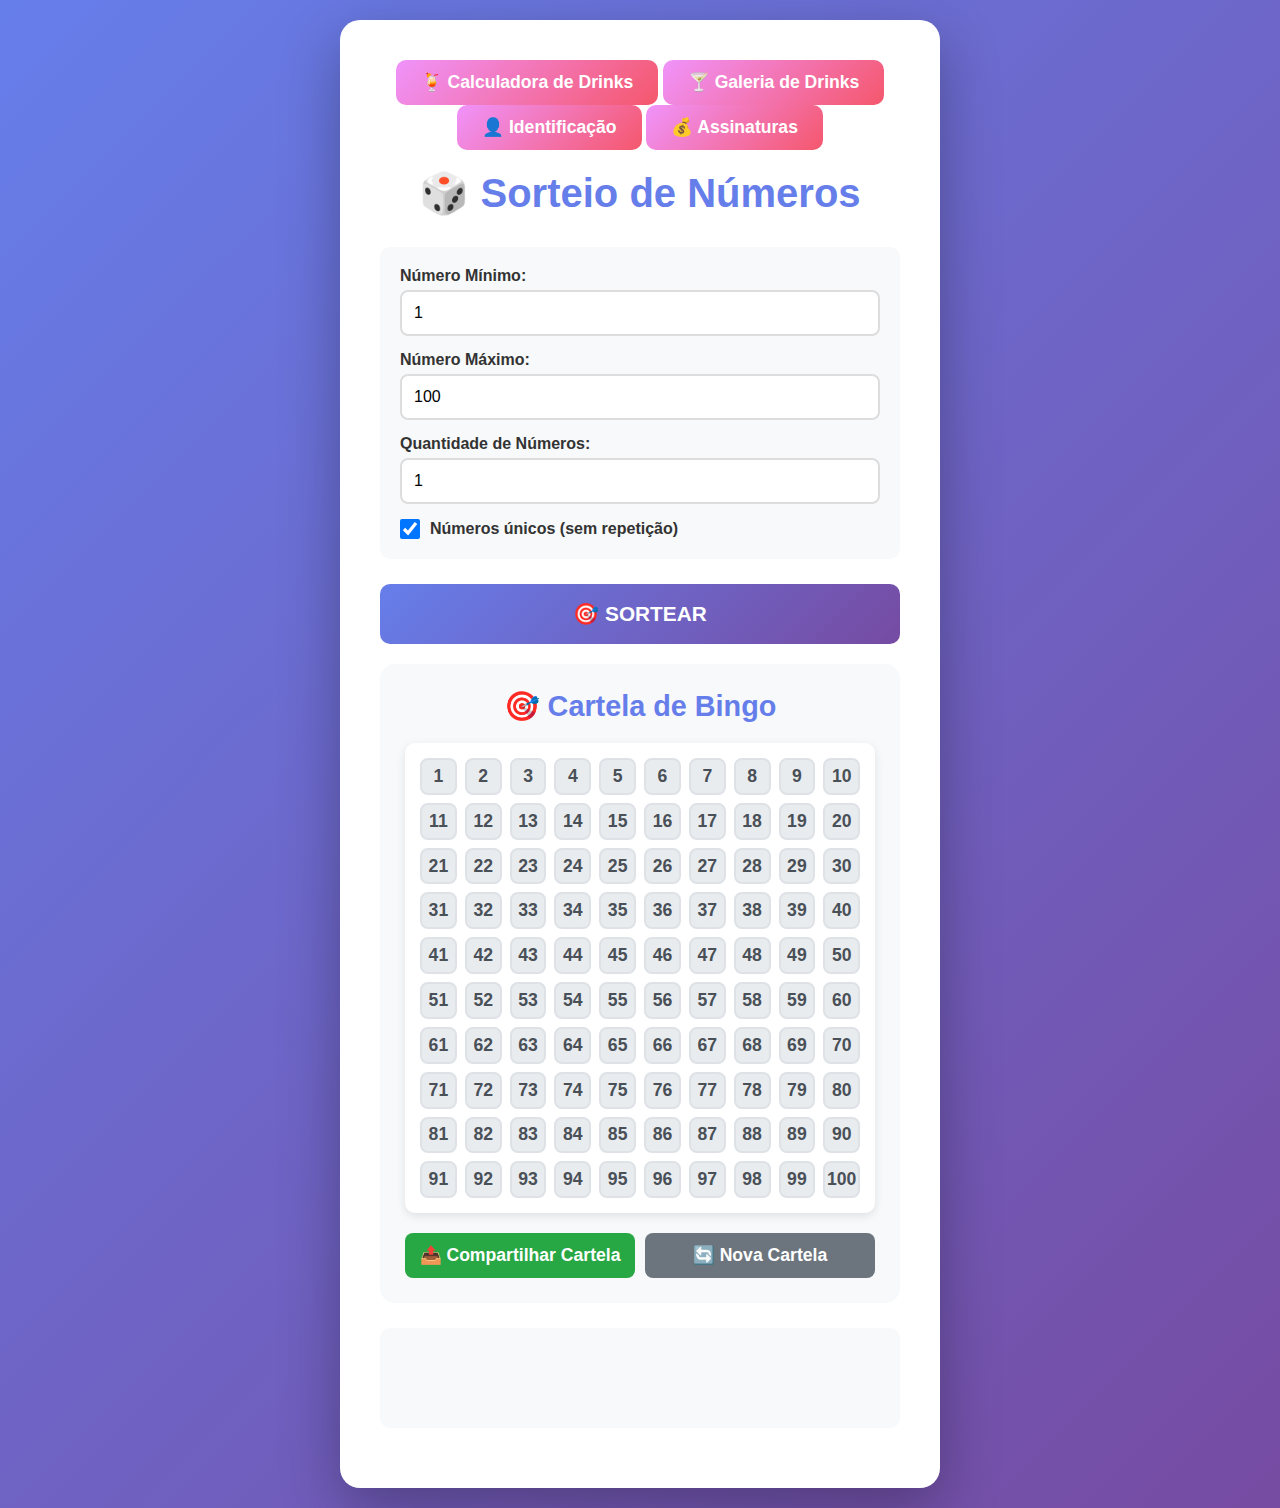
<file: index.html>
<!DOCTYPE html>
<html lang="pt-BR">
<head>
    <meta charset="UTF-8">
    <meta name="viewport" content="width=device-width, initial-scale=1.0">
    <title>Sorteio de Números</title>
    <link rel="stylesheet" href="style.css">
</head>
<body>
    <div class="container">
        <div class="nav-buttons">
            <a href="calculadora.html" class="btn-nav">🍹 Calculadora de Drinks</a>
            <a href="drinks.html" class="btn-nav">🍸 Galeria de Drinks</a>
            <a href="identificacao.html" class="btn-nav">👤 Identificação</a>
            <a href="assinaturas.html" class="btn-nav">💰 Assinaturas</a>
        </div>
        
        <h1>🎲 Sorteio de Números</h1>
        
        <div class="config-section">
            <div class="input-group">
                <label for="minNumber">Número Mínimo:</label>
                <input type="number" id="minNumber" value="1" min="0">
            </div>
            
            <div class="input-group">
                <label for="maxNumber">Número Máximo:</label>
                <input type="number" id="maxNumber" value="100" min="1">
            </div>
            
            <div class="input-group">
                <label for="quantity">Quantidade de Números:</label>
                <input type="number" id="quantity" value="1" min="1" max="100">
            </div>
            
            <div class="checkbox-group">
                <label>
                    <input type="checkbox" id="uniqueNumbers" checked>
                    Números únicos (sem repetição)
                </label>
            </div>
        </div>
        
        <button class="btn-sortear" onclick="sortear()">
            🎯 SORTEAR
        </button>
        
        <div class="cartela-container">
            <h2>🎯 Cartela de Bingo</h2>
            <div id="cartela" class="cartela"></div>
            <div class="btn-group">
                <button class="btn-compartilhar" onclick="compartilharCartela()">📤 Compartilhar Cartela</button>
                <button class="btn-resetar" onclick="resetarCartela()">🔄 Nova Cartela</button>
            </div>
        </div>
        
        <div id="resultado" class="resultado"></div>
        
        <div id="historico-container" class="historico-container" style="display: none;">
            <h3>Histórico de Sorteios</h3>
            <div id="historico" class="historico"></div>
            <button class="btn-limpar" onclick="limparHistorico()">Limpar Histórico</button>
        </div>
    </div>
    
    <script src="script.js"></script>
</body>
</html>
</file>
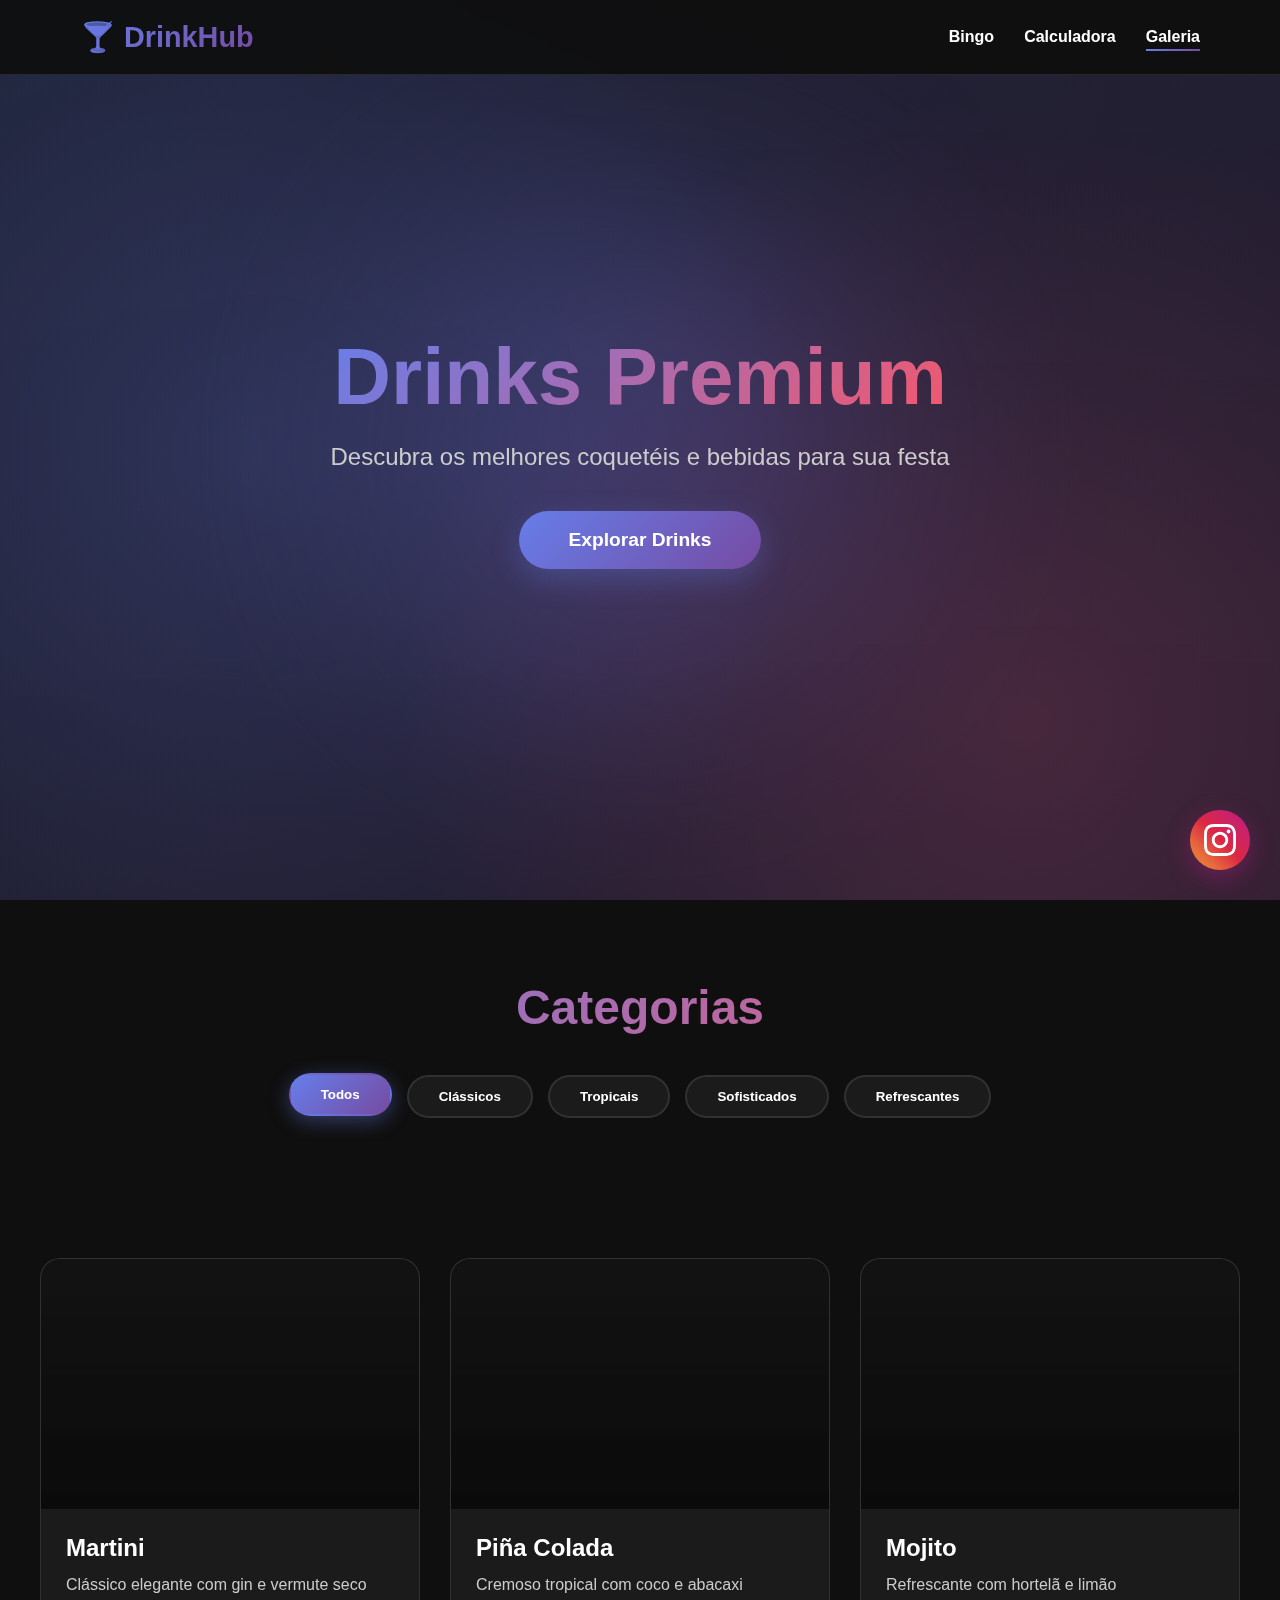
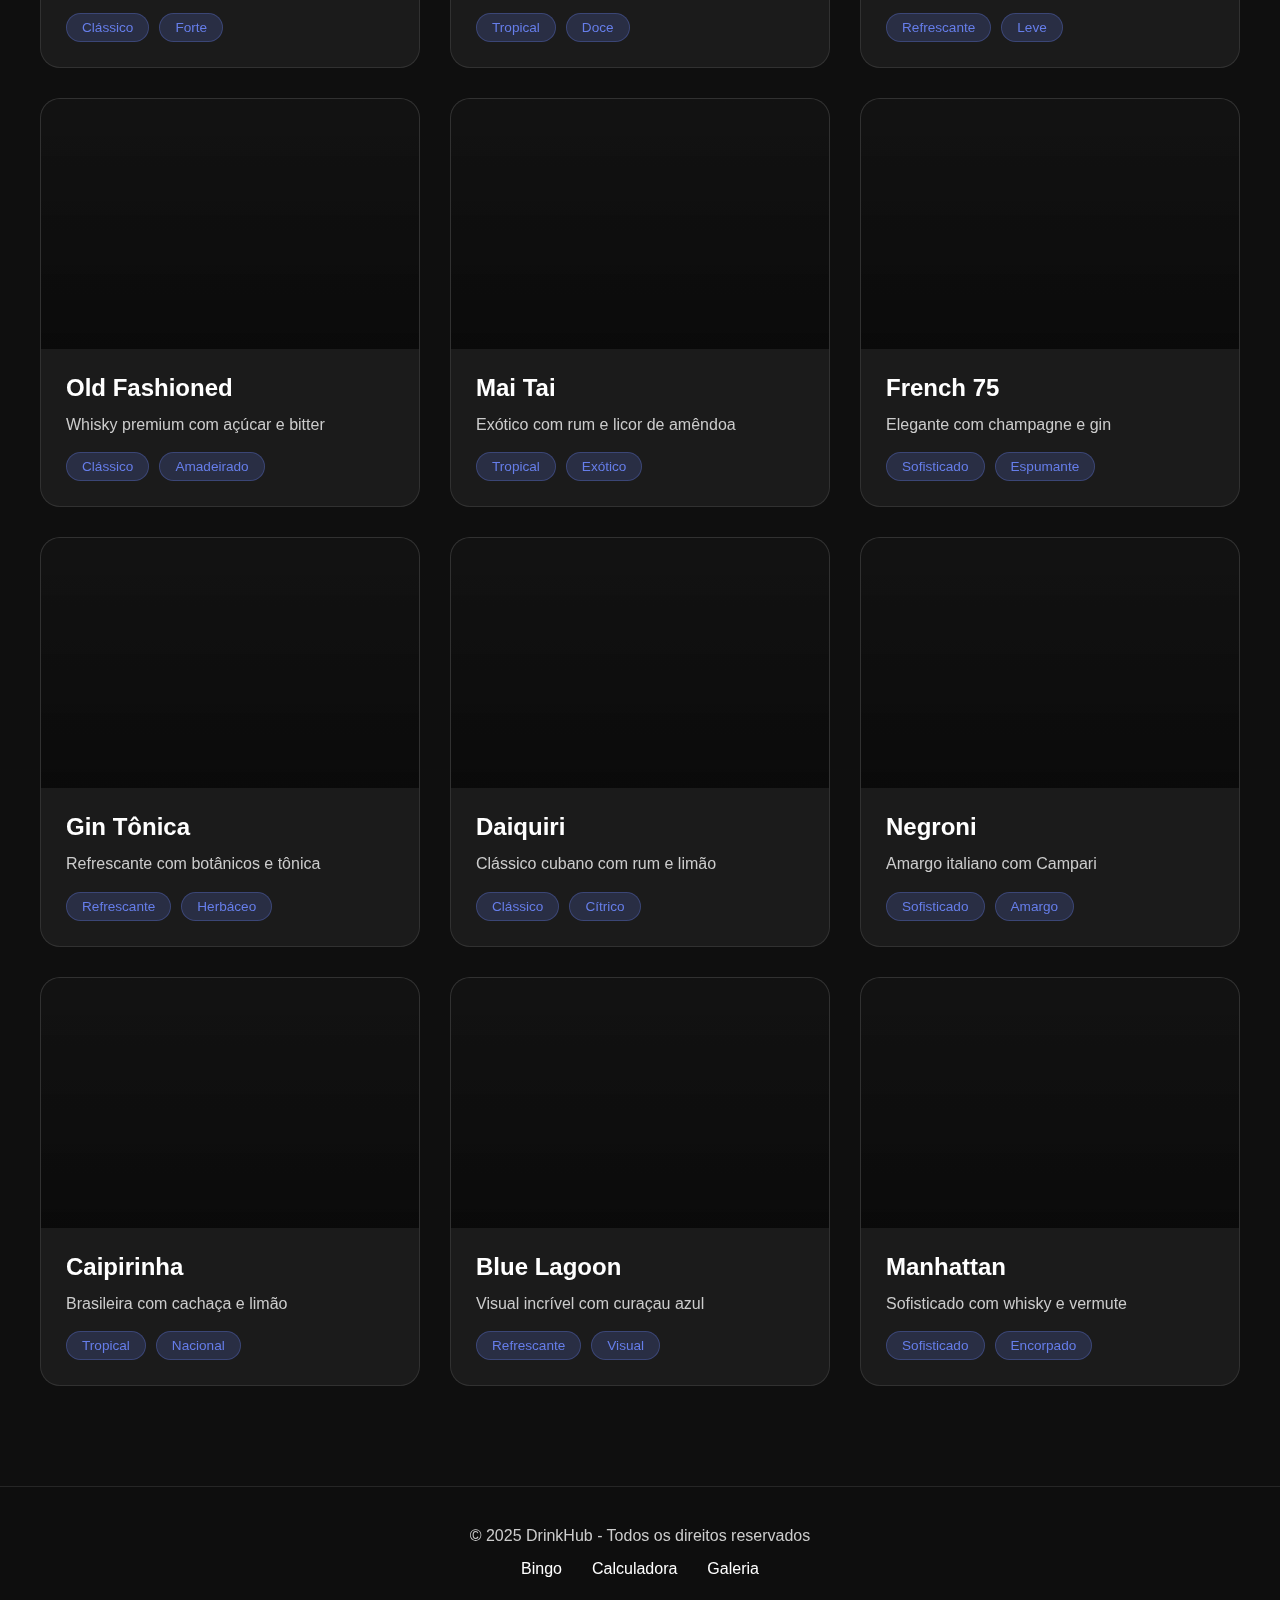
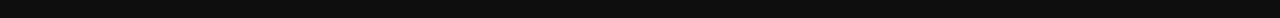
<file: drinks.html>
<!DOCTYPE html>
<html lang="pt-BR">
<head>
    <meta charset="UTF-8">
    <meta name="viewport" content="width=device-width, initial-scale=1.0">
    <title>Galeria de Drinks - Menu Premium</title>
    <link rel="stylesheet" href="drinks.css">
</head>
<body>
    <div class="background-overlay"></div>
    
    <!-- Header -->
    <header class="header">
        <nav class="navbar">
            <div class="logo">🍸 DrinkHub</div>
            <div class="nav-links">
                <a href="index.html">Bingo</a>
                <a href="calculadora.html">Calculadora</a>
                <a href="drinks.html" class="active">Galeria</a>
            </div>
        </nav>
    </header>

    <!-- Hero Section -->
    <section class="hero">
        <div class="hero-content">
            <h1 class="hero-title">Drinks Premium</h1>
            <p class="hero-subtitle">Descubra os melhores coquetéis e bebidas para sua festa</p>
            <button class="btn-cta" onclick="scrollToGallery()">Explorar Drinks</button>
        </div>
    </section>

    <!-- Categorias -->
    <section class="categories">
        <div class="container">
            <h2 class="section-title">Categorias</h2>
            <div class="category-filters">
                <button class="filter-btn active" data-category="all">Todos</button>
                <button class="filter-btn" data-category="classicos">Clássicos</button>
                <button class="filter-btn" data-category="tropicais">Tropicais</button>
                <button class="filter-btn" data-category="sofisticados">Sofisticados</button>
                <button class="filter-btn" data-category="refrescantes">Refrescantes</button>
            </div>
        </div>
    </section>

    <!-- Galeria de Drinks -->
    <section class="gallery" id="gallery">
        <div class="container">
            <div class="drinks-grid">
                <!-- Drink 1 -->
                <div class="drink-card" data-category="classicos">
                    <div class="drink-image" style="background-image: url('https://images.unsplash.com/photo-1514362545857-3bc16c4c7d1b?q=80&w=800');">
                    </div>
                    <div class="drink-info">
                        <h3 class="drink-name">Martini</h3>
                        <p class="drink-description">Clássico elegante com gin e vermute seco</p>
                        <div class="drink-tags">
                            <span class="tag">Clássico</span>
                            <span class="tag">Forte</span>
                        </div>
                    </div>
                </div>

                <!-- Drink 2 -->
                <div class="drink-card" data-category="tropicais">
                    <div class="drink-image" style="background-image: url('https://images.unsplash.com/photo-1546171753-97d7676e4602?q=80&w=800');">
                    </div>
                    <div class="drink-info">
                        <h3 class="drink-name">Piña Colada</h3>
                        <p class="drink-description">Cremoso tropical com coco e abacaxi</p>
                        <div class="drink-tags">
                            <span class="tag">Tropical</span>
                            <span class="tag">Doce</span>
                        </div>
                    </div>
                </div>

                <!-- Drink 3 -->
                <div class="drink-card" data-category="refrescantes">
                    <div class="drink-image" style="background-image: url('https://images.unsplash.com/photo-1551538827-9c037cb4f32a?q=80&w=800');">
                    </div>
                    <div class="drink-info">
                        <h3 class="drink-name">Mojito</h3>
                        <p class="drink-description">Refrescante com hortelã e limão</p>
                        <div class="drink-tags">
                            <span class="tag">Refrescante</span>
                            <span class="tag">Leve</span>
                        </div>
                    </div>
                </div>

                <!-- Drink 4 -->
                <div class="drink-card" data-category="classicos">
                    <div class="drink-image" style="background-image: url('https://images.unsplash.com/photo-1470337458703-46ad1756a187?q=80&w=800');">
                    </div>
                    <div class="drink-info">
                        <h3 class="drink-name">Old Fashioned</h3>
                        <p class="drink-description">Whisky premium com açúcar e bitter</p>
                        <div class="drink-tags">
                            <span class="tag">Clássico</span>
                            <span class="tag">Amadeirado</span>
                        </div>
                    </div>
                </div>

                <!-- Drink 5 -->
                <div class="drink-card" data-category="tropicais">
                    <div class="drink-image" style="background-image: url('https://images.unsplash.com/photo-1603569283847-aa295f0d016a?q=80&w=800');">
                    </div>
                    <div class="drink-info">
                        <h3 class="drink-name">Mai Tai</h3>
                        <p class="drink-description">Exótico com rum e licor de amêndoa</p>
                        <div class="drink-tags">
                            <span class="tag">Tropical</span>
                            <span class="tag">Exótico</span>
                        </div>
                    </div>
                </div>

                <!-- Drink 6 -->
                <div class="drink-card" data-category="sofisticados">
                    <div class="drink-image" style="background-image: url('https://images.unsplash.com/photo-1560508139-0a2e4d2f6ac5?q=80&w=800');">
                    </div>
                    <div class="drink-info">
                        <h3 class="drink-name">French 75</h3>
                        <p class="drink-description">Elegante com champagne e gin</p>
                        <div class="drink-tags">
                            <span class="tag">Sofisticado</span>
                            <span class="tag">Espumante</span>
                        </div>
                    </div>
                </div>

                <!-- Drink 7 -->
                <div class="drink-card" data-category="refrescantes">
                    <div class="drink-image" style="background-image: url('https://images.unsplash.com/photo-1527281400988-b27969eb7d27?q=80&w=800');">
                    </div>
                    <div class="drink-info">
                        <h3 class="drink-name">Gin Tônica</h3>
                        <p class="drink-description">Refrescante com botânicos e tônica</p>
                        <div class="drink-tags">
                            <span class="tag">Refrescante</span>
                            <span class="tag">Herbáceo</span>
                        </div>
                    </div>
                </div>

                <!-- Drink 8 -->
                <div class="drink-card" data-category="classicos">
                    <div class="drink-image" style="background-image: url('https://images.unsplash.com/photo-1536935338788-846bb9981813?q=80&w=800');">
                    </div>
                    <div class="drink-info">
                        <h3 class="drink-name">Daiquiri</h3>
                        <p class="drink-description">Clássico cubano com rum e limão</p>
                        <div class="drink-tags">
                            <span class="tag">Clássico</span>
                            <span class="tag">Cítrico</span>
                        </div>
                    </div>
                </div>

                <!-- Drink 9 -->
                <div class="drink-card" data-category="sofisticados">
                    <div class="drink-image" style="background-image: url('https://images.unsplash.com/photo-1609951651556-5334e2706168?q=80&w=800');">
                    </div>
                    <div class="drink-info">
                        <h3 class="drink-name">Negroni</h3>
                        <p class="drink-description">Amargo italiano com Campari</p>
                        <div class="drink-tags">
                            <span class="tag">Sofisticado</span>
                            <span class="tag">Amargo</span>
                        </div>
                    </div>
                </div>

                <!-- Drink 10 -->
                <div class="drink-card" data-category="tropicais">
                    <div class="drink-image" style="background-image: url('https://images.unsplash.com/photo-1587223075055-82e9a937ddff?q=80&w=800');">
                    </div>
                    <div class="drink-info">
                        <h3 class="drink-name">Caipirinha</h3>
                        <p class="drink-description">Brasileira com cachaça e limão</p>
                        <div class="drink-tags">
                            <span class="tag">Tropical</span>
                            <span class="tag">Nacional</span>
                        </div>
                    </div>
                </div>

                <!-- Drink 11 -->
                <div class="drink-card" data-category="refrescantes">
                    <div class="drink-image" style="background-image: url('https://images.unsplash.com/photo-1575467678930-c7acd65d6470?q=80&w=800');">
                    </div>
                    <div class="drink-info">
                        <h3 class="drink-name">Blue Lagoon</h3>
                        <p class="drink-description">Visual incrível com curaçau azul</p>
                        <div class="drink-tags">
                            <span class="tag">Refrescante</span>
                            <span class="tag">Visual</span>
                        </div>
                    </div>
                </div>

                <!-- Drink 12 -->
                <div class="drink-card" data-category="sofisticados">
                    <div class="drink-image" style="background-image: url('https://images.unsplash.com/photo-1481671703460-040cb8a2d909?q=80&w=800');">
                    </div>
                    <div class="drink-info">
                        <h3 class="drink-name">Manhattan</h3>
                        <p class="drink-description">Sofisticado com whisky e vermute</p>
                        <div class="drink-tags">
                            <span class="tag">Sofisticado</span>
                            <span class="tag">Encorpado</span>
                        </div>
                    </div>
                </div>
            </div>
        </div>
    </section>

    <!-- Footer -->
    <footer class="footer">
        <div class="container">
            <p>&copy; 2025 DrinkHub - Todos os direitos reservados</p>
            <div class="footer-links">
                <a href="index.html">Bingo</a>
                <a href="calculadora.html">Calculadora</a>
                <a href="drinks.html">Galeria</a>
            </div>
        </div>
    </footer>

    <!-- Botão Flutuante Instagram -->
    <a href="https://www.instagram.com/agzap.br/" target="_blank" class="floating-instagram" aria-label="Instagram">
        <svg xmlns="http://www.w3.org/2000/svg" viewBox="0 0 24 24" fill="currentColor">
            <path d="M12 2.163c3.204 0 3.584.012 4.85.07 3.252.148 4.771 1.691 4.919 4.919.058 1.265.069 1.645.069 4.849 0 3.205-.012 3.584-.069 4.849-.149 3.225-1.664 4.771-4.919 4.919-1.266.058-1.644.07-4.85.07-3.204 0-3.584-.012-4.849-.07-3.26-.149-4.771-1.699-4.919-4.92-.058-1.265-.07-1.644-.07-4.849 0-3.204.013-3.583.07-4.849.149-3.227 1.664-4.771 4.919-4.919 1.266-.057 1.645-.069 4.849-.069zm0-2.163c-3.259 0-3.667.014-4.947.072-4.358.2-6.78 2.618-6.98 6.98-.059 1.281-.073 1.689-.073 4.948 0 3.259.014 3.668.072 4.948.2 4.358 2.618 6.78 6.98 6.98 1.281.058 1.689.072 4.948.072 3.259 0 3.668-.014 4.948-.072 4.354-.2 6.782-2.618 6.979-6.98.059-1.28.073-1.689.073-4.948 0-3.259-.014-3.667-.072-4.947-.196-4.354-2.617-6.78-6.979-6.98-1.281-.059-1.69-.073-4.949-.073zm0 5.838c-3.403 0-6.162 2.759-6.162 6.162s2.759 6.163 6.162 6.163 6.162-2.759 6.162-6.163c0-3.403-2.759-6.162-6.162-6.162zm0 10.162c-2.209 0-4-1.79-4-4 0-2.209 1.791-4 4-4s4 1.791 4 4c0 2.21-1.791 4-4 4zm6.406-11.845c-.796 0-1.441.645-1.441 1.44s.645 1.44 1.441 1.44c.795 0 1.439-.645 1.439-1.44s-.644-1.44-1.439-1.44z"/>
        </svg>
    </a>

    <script src="drinks.js"></script>
</body>
</html>
</file>
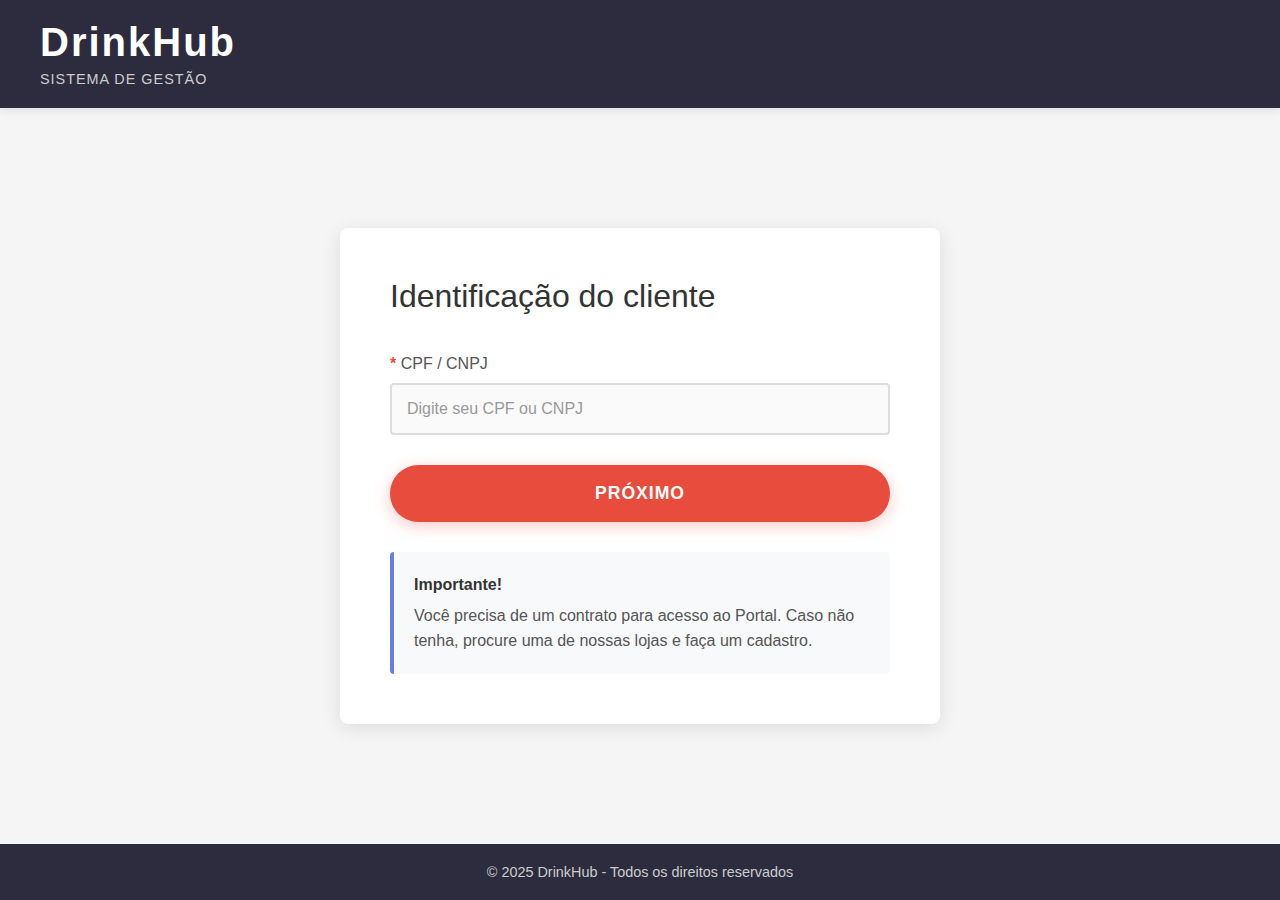
<file: identificacao.html>
<!DOCTYPE html>
<html lang="pt-BR">
<head>
    <meta charset="UTF-8">
    <meta name="viewport" content="width=device-width, initial-scale=1.0">
    <title>Identificação do Cliente</title>
    <link rel="stylesheet" href="identificacao.css">
</head>
<body>
    <div class="header">
        <div class="logo">
            <h1>DrinkHub</h1>
            <span>SISTEMA DE GESTÃO</span>
        </div>
    </div>

    <div class="container">
        <div class="content-box">
            <h2 class="page-title">Identificação do cliente</h2>

            <form id="formIdentificacao" onsubmit="return validarFormulario(event)">
                <div class="form-group">
                    <label for="cpfCnpj">
                        <span class="required">*</span> CPF / CNPJ
                    </label>
                    <input 
                        type="text" 
                        id="cpfCnpj" 
                        name="cpfCnpj" 
                        placeholder="Digite seu CPF ou CNPJ"
                        maxlength="18"
                        required
                    >
                </div>

                <button type="submit" class="btn-proximo">
                    PRÓXIMO
                </button>

                <div class="info-message">
                    <strong>Importante!</strong> Você precisa de um contrato para acesso ao Portal. 
                    Caso não tenha, procure uma de nossas lojas e faça um cadastro.
                </div>
            </form>
        </div>
    </div>

    <footer class="footer">
        <p>&copy; 2025 DrinkHub - Todos os direitos reservados</p>
    </footer>

    <script src="identificacao.js"></script>
</body>
</html>
</file>
<file: style.css>
* {
    margin: 0;
    padding: 0;
    box-sizing: border-box;
}

body {
    font-family: 'Segoe UI', Tahoma, Geneva, Verdana, sans-serif;
    background: linear-gradient(135deg, #667eea 0%, #764ba2 100%);
    min-height: 100vh;
    display: flex;
    justify-content: center;
    align-items: center;
    padding: 20px;
}

.container {
    background: white;
    border-radius: 20px;
    padding: 40px;
    box-shadow: 0 20px 60px rgba(0, 0, 0, 0.3);
    max-width: 600px;
    width: 100%;
    animation: fadeIn 0.5s ease-in;
}

.nav-buttons {
    text-align: center;
    margin-bottom: 20px;
}

.btn-nav {
    display: inline-block;
    padding: 12px 25px;
    background: linear-gradient(135deg, #f093fb 0%, #f5576c 100%);
    color: white;
    text-decoration: none;
    border-radius: 10px;
    font-weight: 700;
    font-size: 1.1em;
    transition: transform 0.2s, box-shadow 0.2s;
}

.btn-nav:hover {
    transform: translateY(-2px);
    box-shadow: 0 5px 15px rgba(245, 87, 108, 0.4);
}

@keyframes fadeIn {
    from {
        opacity: 0;
        transform: translateY(-20px);
    }
    to {
        opacity: 1;
        transform: translateY(0);
    }
}

h1 {
    text-align: center;
    color: #667eea;
    margin-bottom: 30px;
    font-size: 2.5em;
}

.config-section {
    background: #f8f9fa;
    padding: 20px;
    border-radius: 10px;
    margin-bottom: 25px;
}

.input-group {
    margin-bottom: 15px;
}

.input-group label {
    display: block;
    margin-bottom: 5px;
    color: #333;
    font-weight: 600;
}

.input-group input[type="number"] {
    width: 100%;
    padding: 12px;
    border: 2px solid #ddd;
    border-radius: 8px;
    font-size: 16px;
    transition: border-color 0.3s;
}

.input-group input[type="number"]:focus {
    outline: none;
    border-color: #667eea;
}

.checkbox-group {
    margin-top: 15px;
}

.checkbox-group label {
    display: flex;
    align-items: center;
    cursor: pointer;
    color: #333;
    font-weight: 600;
}

.checkbox-group input[type="checkbox"] {
    margin-right: 10px;
    width: 20px;
    height: 20px;
    cursor: pointer;
}

.btn-sortear {
    width: 100%;
    padding: 18px;
    background: linear-gradient(135deg, #667eea 0%, #764ba2 100%);
    color: white;
    border: none;
    border-radius: 10px;
    font-size: 1.3em;
    font-weight: bold;
    cursor: pointer;
    transition: transform 0.2s, box-shadow 0.2s;
    margin-bottom: 20px;
    animation: piscar 1.5s infinite;
}

@keyframes piscar {
    0%, 100% {
        opacity: 1;
        box-shadow: 0 0 20px rgba(102, 126, 234, 0.6);
    }
    50% {
        opacity: 0.7;
        box-shadow: 0 0 40px rgba(102, 126, 234, 1);
    }
}

.btn-sortear:hover {
    transform: translateY(-2px);
    box-shadow: 0 10px 25px rgba(102, 126, 234, 0.4);
    animation: none;
}

.btn-sortear:active {
    transform: translateY(0);
}

.cartela-container {
    background: #f8f9fa;
    padding: 25px;
    border-radius: 15px;
    margin-bottom: 25px;
}

.cartela-container h2 {
    text-align: center;
    color: #667eea;
    margin-bottom: 20px;
    font-size: 1.8em;
}

.cartela {
    display: grid;
    grid-template-columns: repeat(10, 1fr);
    gap: 8px;
    margin-bottom: 20px;
    background: white;
    padding: 15px;
    border-radius: 10px;
    box-shadow: 0 3px 10px rgba(0, 0, 0, 0.1);
}

.numero-cartela {
    aspect-ratio: 1;
    display: flex;
    justify-content: center;
    align-items: center;
    background: #e9ecef;
    border: 2px solid #dee2e6;
    border-radius: 8px;
    font-weight: bold;
    font-size: 1.1em;
    color: #495057;
    transition: all 0.4s ease;
    cursor: default;
}

.numero-cartela.sorteado {
    background: linear-gradient(135deg, #667eea 0%, #764ba2 100%);
    color: white;
    border-color: #667eea;
    transform: scale(1.1);
    box-shadow: 0 5px 15px rgba(102, 126, 234, 0.4);
    animation: marcaNumero 0.5s ease;
}

@keyframes marcaNumero {
    0% {
        transform: scale(1) rotate(0deg);
    }
    50% {
        transform: scale(1.3) rotate(5deg);
    }
    100% {
        transform: scale(1.1) rotate(0deg);
    }
}

.btn-group {
    display: grid;
    grid-template-columns: 1fr 1fr;
    gap: 10px;
}

.btn-compartilhar {
    padding: 12px;
    background: #28a745;
    color: white;
    border: none;
    border-radius: 8px;
    font-size: 1.1em;
    font-weight: 600;
    cursor: pointer;
    transition: background 0.3s, transform 0.2s;
}

.btn-compartilhar:hover {
    background: #218838;
    transform: translateY(-2px);
}

.btn-resetar {
    padding: 12px;
    background: #6c757d;
    color: white;
    border: none;
    border-radius: 8px;
    font-size: 1.1em;
    font-weight: 600;
    cursor: pointer;
    transition: background 0.3s;
}

.btn-resetar:hover {
    background: #5a6268;
}

.modal {
    display: none;
    position: fixed;
    z-index: 1000;
    left: 0;
    top: 0;
    width: 100%;
    height: 100%;
    background-color: rgba(0, 0, 0, 0.5);
    animation: fadeIn 0.3s ease;
}

.modal-content {
    background-color: white;
    margin: 10% auto;
    padding: 30px;
    border-radius: 15px;
    width: 90%;
    max-width: 500px;
    box-shadow: 0 5px 30px rgba(0, 0, 0, 0.3);
    animation: slideIn 0.3s ease;
}

@keyframes slideIn {
    from {
        transform: translateY(-50px);
        opacity: 0;
    }
    to {
        transform: translateY(0);
        opacity: 1;
    }
}

.modal-header {
    display: flex;
    justify-content: space-between;
    align-items: center;
    margin-bottom: 20px;
}

.modal-header h3 {
    color: #667eea;
    margin: 0;
}

.close-modal {
    font-size: 28px;
    font-weight: bold;
    color: #aaa;
    cursor: pointer;
    border: none;
    background: none;
    padding: 0;
    width: 30px;
    height: 30px;
    display: flex;
    align-items: center;
    justify-content: center;
}

.close-modal:hover {
    color: #000;
}

.share-options {
    display: grid;
    gap: 10px;
}

.share-btn {
    padding: 15px;
    border: none;
    border-radius: 8px;
    font-size: 1.1em;
    font-weight: 600;
    cursor: pointer;
    transition: transform 0.2s, box-shadow 0.2s;
    color: white;
}

.share-btn:hover {
    transform: translateY(-2px);
    box-shadow: 0 5px 15px rgba(0, 0, 0, 0.2);
}

.share-btn.whatsapp {
    background: #25D366;
}

.share-btn.telegram {
    background: #0088cc;
}

.share-btn.copiar {
    background: #667eea;
}

.toast {
    position: fixed;
    bottom: 30px;
    right: 30px;
    background: #28a745;
    color: white;
    padding: 15px 25px;
    border-radius: 8px;
    box-shadow: 0 5px 20px rgba(0, 0, 0, 0.3);
    z-index: 2000;
    animation: slideInRight 0.3s ease;
}

@keyframes slideInRight {
    from {
        transform: translateX(400px);
    }
    to {
        transform: translateX(0);
    }
}

.resultado {
    min-height: 100px;
    display: flex;
    flex-wrap: wrap;
    justify-content: center;
    align-items: center;
    gap: 15px;
    padding: 20px;
    background: #f8f9fa;
    border-radius: 10px;
    margin-bottom: 20px;
}

.numero-sorteado {
    background: linear-gradient(135deg, #667eea 0%, #764ba2 100%);
    color: white;
    width: 70px;
    height: 70px;
    border-radius: 50%;
    display: flex;
    justify-content: center;
    align-items: center;
    font-size: 1.8em;
    font-weight: bold;
    box-shadow: 0 5px 15px rgba(0, 0, 0, 0.2);
    animation: bounceIn 0.6s cubic-bezier(0.68, -0.55, 0.265, 1.55);
}

@keyframes bounceIn {
    0% {
        transform: scale(0);
        opacity: 0;
    }
    50% {
        transform: scale(1.2);
    }
    100% {
        transform: scale(1);
        opacity: 1;
    }
}

.historico-container {
    margin-top: 30px;
    padding-top: 20px;
    border-top: 2px solid #ddd;
}

.historico-container h3 {
    color: #667eea;
    margin-bottom: 15px;
    text-align: center;
}

.historico {
    background: #f8f9fa;
    padding: 15px;
    border-radius: 10px;
    max-height: 300px;
    overflow-y: auto;
    margin-bottom: 15px;
}

.historico-item {
    background: white;
    padding: 10px;
    margin-bottom: 10px;
    border-radius: 8px;
    box-shadow: 0 2px 5px rgba(0, 0, 0, 0.1);
}

.historico-item .data {
    font-size: 0.85em;
    color: #666;
    margin-bottom: 5px;
}

.historico-item .numeros {
    color: #333;
    font-weight: 600;
}

.btn-limpar {
    width: 100%;
    padding: 12px;
    background: #dc3545;
    color: white;
    border: none;
    border-radius: 8px;
    font-size: 1em;
    font-weight: 600;
    cursor: pointer;
    transition: background 0.3s;
}

.btn-limpar:hover {
    background: #c82333;
}

.erro {
    color: #dc3545;
    text-align: center;
    font-weight: 600;
    padding: 15px;
}

@media (max-width: 600px) {
    .container {
        padding: 25px;
    }
    
    h1 {
        font-size: 2em;
    }
    
    .numero-sorteado {
        width: 60px;
        height: 60px;
        font-size: 1.5em;
    }
}
</file>
<file: drinks.css>
* {
    margin: 0;
    padding: 0;
    box-sizing: border-box;
}

body {
    font-family: 'Segoe UI', Tahoma, Geneva, Verdana, sans-serif;
    background: #0f0f0f;
    color: #ffffff;
    overflow-x: hidden;
}

body::before {
    content: '';
    position: fixed;
    top: 0;
    left: 0;
    width: 100%;
    height: 100%;
    background-image: url('https://images.unsplash.com/photo-1514362545857-3bc16c4c7d1b?q=80&w=2070');
    background-size: cover;
    background-position: center;
    background-attachment: fixed;
    opacity: 0.15;
    z-index: -1;
}

.background-overlay {
    position: fixed;
    top: 0;
    left: 0;
    width: 100%;
    height: 100%;
    background: radial-gradient(circle at 20% 50%, rgba(102, 126, 234, 0.2) 0%, transparent 50%),
                radial-gradient(circle at 80% 80%, rgba(245, 87, 108, 0.2) 0%, transparent 50%),
                linear-gradient(180deg, rgba(15, 15, 15, 0.7) 0%, rgba(15, 15, 15, 0.9) 100%);
    pointer-events: none;
    z-index: 0;
}

/* Header */
.header {
    position: fixed;
    top: 0;
    left: 0;
    width: 100%;
    background: rgba(15, 15, 15, 0.95);
    backdrop-filter: blur(10px);
    z-index: 1000;
    border-bottom: 1px solid rgba(255, 255, 255, 0.1);
}

.navbar {
    max-width: 1200px;
    margin: 0 auto;
    padding: 20px 40px;
    display: flex;
    justify-content: space-between;
    align-items: center;
}

.logo {
    font-size: 1.8em;
    font-weight: bold;
    background: linear-gradient(135deg, #667eea 0%, #764ba2 100%);
    -webkit-background-clip: text;
    -webkit-text-fill-color: transparent;
    background-clip: text;
}

.nav-links {
    display: flex;
    gap: 30px;
}

.nav-links a {
    color: #ffffff;
    text-decoration: none;
    font-weight: 600;
    transition: all 0.3s;
    position: relative;
}

.nav-links a::after {
    content: '';
    position: absolute;
    bottom: -5px;
    left: 0;
    width: 0;
    height: 2px;
    background: linear-gradient(135deg, #667eea 0%, #764ba2 100%);
    transition: width 0.3s;
}

.nav-links a:hover::after,
.nav-links a.active::after {
    width: 100%;
}

/* Hero Section */
.hero {
    position: relative;
    height: 100vh;
    display: flex;
    align-items: center;
    justify-content: center;
    text-align: center;
    background: linear-gradient(135deg, rgba(102, 126, 234, 0.2) 0%, rgba(118, 75, 162, 0.2) 100%);
    overflow: hidden;
}

.hero::before {
    content: '';
    position: absolute;
    width: 500px;
    height: 500px;
    background: linear-gradient(135deg, #667eea 0%, #764ba2 100%);
    border-radius: 50%;
    filter: blur(120px);
    opacity: 0.3;
    animation: float 8s ease-in-out infinite;
}

@keyframes float {
    0%, 100% {
        transform: translate(0, 0) scale(1);
    }
    50% {
        transform: translate(50px, -50px) scale(1.1);
    }
}

.hero-content {
    position: relative;
    z-index: 1;
}

.hero-title {
    font-size: 5em;
    font-weight: bold;
    margin-bottom: 20px;
    background: linear-gradient(135deg, #667eea 0%, #f5576c 100%);
    -webkit-background-clip: text;
    -webkit-text-fill-color: transparent;
    background-clip: text;
    animation: fadeInUp 1s ease;
}

@keyframes fadeInUp {
    from {
        opacity: 0;
        transform: translateY(30px);
    }
    to {
        opacity: 1;
        transform: translateY(0);
    }
}

.hero-subtitle {
    font-size: 1.5em;
    color: #cccccc;
    margin-bottom: 40px;
    animation: fadeInUp 1s ease 0.2s both;
}

.btn-cta {
    padding: 18px 50px;
    font-size: 1.2em;
    font-weight: bold;
    color: white;
    background: linear-gradient(135deg, #667eea 0%, #764ba2 100%);
    border: none;
    border-radius: 50px;
    cursor: pointer;
    transition: all 0.3s;
    animation: fadeInUp 1s ease 0.4s both;
    box-shadow: 0 10px 30px rgba(102, 126, 234, 0.3);
}

.btn-cta:hover {
    transform: translateY(-5px);
    box-shadow: 0 15px 40px rgba(102, 126, 234, 0.5);
}

/* Categories */
.categories {
    position: relative;
    padding: 80px 20px 40px;
    z-index: 1;
}

.container {
    max-width: 1200px;
    margin: 0 auto;
}

.section-title {
    font-size: 3em;
    text-align: center;
    margin-bottom: 40px;
    background: linear-gradient(135deg, #667eea 0%, #f5576c 100%);
    -webkit-background-clip: text;
    -webkit-text-fill-color: transparent;
    background-clip: text;
}

.category-filters {
    display: flex;
    justify-content: center;
    gap: 15px;
    flex-wrap: wrap;
}

.filter-btn {
    padding: 12px 30px;
    background: rgba(255, 255, 255, 0.05);
    border: 2px solid rgba(255, 255, 255, 0.1);
    color: #ffffff;
    border-radius: 50px;
    font-weight: 600;
    cursor: pointer;
    transition: all 0.3s;
}

.filter-btn:hover,
.filter-btn.active {
    background: linear-gradient(135deg, #667eea 0%, #764ba2 100%);
    border-color: transparent;
    transform: translateY(-2px);
    box-shadow: 0 5px 20px rgba(102, 126, 234, 0.4);
}

/* Gallery */
.gallery {
    position: relative;
    padding: 60px 20px 100px;
    z-index: 1;
}

.drinks-grid {
    display: grid;
    grid-template-columns: repeat(auto-fill, minmax(280px, 1fr));
    gap: 30px;
    margin-top: 40px;
}

.drink-card {
    background: rgba(255, 255, 255, 0.05);
    border-radius: 20px;
    overflow: hidden;
    backdrop-filter: blur(10px);
    border: 1px solid rgba(255, 255, 255, 0.1);
    transition: all 0.4s ease;
    cursor: pointer;
    animation: fadeIn 0.6s ease;
}

@keyframes fadeIn {
    from {
        opacity: 0;
        transform: scale(0.9);
    }
    to {
        opacity: 1;
        transform: scale(1);
    }
}

.drink-card:hover {
    transform: translateY(-10px);
    box-shadow: 0 20px 40px rgba(0, 0, 0, 0.5);
    border-color: rgba(255, 255, 255, 0.3);
}

.drink-image {
    height: 250px;
    display: flex;
    align-items: center;
    justify-content: center;
    position: relative;
    overflow: hidden;
    background-size: cover;
    background-position: center;
}

.drink-image::before {
    content: '';
    position: absolute;
    width: 100%;
    height: 100%;
    background: linear-gradient(180deg, rgba(0, 0, 0, 0.3) 0%, rgba(0, 0, 0, 0.6) 100%);
    transition: all 0.3s;
    z-index: 1;
}

.drink-card:hover .drink-image::before {
    background: linear-gradient(180deg, rgba(0, 0, 0, 0.1) 0%, rgba(0, 0, 0, 0.4) 100%);
}

.drink-icon {
    font-size: 5em;
    position: relative;
    z-index: 2;
    transition: all 0.3s;
    text-shadow: 0 4px 10px rgba(0, 0, 0, 0.5);
}

.drink-card:hover .drink-icon {
    transform: scale(1.2) rotate(10deg);
}

.drink-info {
    padding: 25px;
}

.drink-name {
    font-size: 1.5em;
    font-weight: bold;
    margin-bottom: 10px;
    color: #ffffff;
}

.drink-description {
    color: #cccccc;
    margin-bottom: 15px;
    line-height: 1.6;
}

.drink-tags {
    display: flex;
    gap: 10px;
    flex-wrap: wrap;
}

.tag {
    padding: 6px 15px;
    background: rgba(102, 126, 234, 0.2);
    border-radius: 20px;
    font-size: 0.85em;
    color: #667eea;
    border: 1px solid rgba(102, 126, 234, 0.3);
}

/* Footer */
.footer {
    position: relative;
    background: rgba(15, 15, 15, 0.95);
    padding: 40px 20px;
    text-align: center;
    border-top: 1px solid rgba(255, 255, 255, 0.1);
    z-index: 1;
}

.footer p {
    color: #cccccc;
    margin-bottom: 15px;
}

.footer-links {
    display: flex;
    justify-content: center;
    gap: 30px;
}

.footer-links a {
    color: #ffffff;
    text-decoration: none;
    transition: color 0.3s;
}

.footer-links a:hover {
    color: #667eea;
}

/* Botão Flutuante Instagram */
.floating-instagram {
    position: fixed;
    bottom: 30px;
    right: 30px;
    width: 60px;
    height: 60px;
    background: linear-gradient(45deg, #f09433 0%, #e6683c 25%, #dc2743 50%, #cc2366 75%, #bc1888 100%);
    border-radius: 50%;
    display: flex;
    align-items: center;
    justify-content: center;
    color: white;
    box-shadow: 0 8px 25px rgba(188, 24, 136, 0.4);
    z-index: 1000;
    transition: all 0.3s ease;
    text-decoration: none;
    animation: pulse 2s infinite;
}

.floating-instagram svg {
    width: 32px;
    height: 32px;
}

.floating-instagram:hover {
    transform: translateY(-5px) scale(1.1);
    box-shadow: 0 12px 35px rgba(188, 24, 136, 0.6);
    animation: none;
}

@keyframes pulse {
    0%, 100% {
        box-shadow: 0 8px 25px rgba(188, 24, 136, 0.4);
    }
    50% {
        box-shadow: 0 8px 35px rgba(188, 24, 136, 0.7);
    }
}

/* Responsive */
@media (max-width: 768px) {
    .hero-title {
        font-size: 3em;
    }
    
    .hero-subtitle {
        font-size: 1.2em;
    }
    
    .navbar {
        padding: 15px 20px;
        flex-direction: column;
        gap: 15px;
    }
    
    .nav-links {
        gap: 15px;
    }
    
    .drinks-grid {
        grid-template-columns: 1fr;
    }
    
    .section-title {
        font-size: 2em;
    }
    
    .floating-instagram {
        width: 50px;
        height: 50px;
        bottom: 20px;
        right: 20px;
    }
    
    .floating-instagram svg {
        width: 26px;
        height: 26px;
    }
}
</file>
<file: identificacao.css>
* {
    margin: 0;
    padding: 0;
    box-sizing: border-box;
}

body {
    font-family: 'Segoe UI', Tahoma, Geneva, Verdana, sans-serif;
    background: #f5f5f5;
    min-height: 100vh;
    display: flex;
    flex-direction: column;
}

/* Header */
.header {
    background: #2c2c3e;
    padding: 20px 40px;
    box-shadow: 0 2px 10px rgba(0, 0, 0, 0.1);
}

.logo h1 {
    color: white;
    font-size: 2.5em;
    font-weight: bold;
    letter-spacing: 2px;
    margin-bottom: 5px;
}

.logo span {
    color: #cccccc;
    font-size: 0.9em;
    letter-spacing: 1px;
}

/* Container Principal */
.container {
    flex: 1;
    display: flex;
    justify-content: center;
    align-items: center;
    padding: 40px 20px;
}

.content-box {
    background: white;
    border-radius: 8px;
    box-shadow: 0 4px 20px rgba(0, 0, 0, 0.1);
    padding: 50px;
    max-width: 600px;
    width: 100%;
}

.page-title {
    color: #333;
    font-size: 2em;
    margin-bottom: 40px;
    font-weight: 400;
}

/* Formulário */
.form-group {
    margin-bottom: 30px;
}

.form-group label {
    display: block;
    color: #555;
    font-size: 1em;
    margin-bottom: 10px;
    font-weight: 500;
}

.required {
    color: #e74c3c;
    font-weight: bold;
}

.form-group input {
    width: 100%;
    padding: 15px;
    border: 2px solid #ddd;
    border-radius: 4px;
    font-size: 1em;
    transition: all 0.3s;
    background: #fafafa;
}

.form-group input:focus {
    outline: none;
    border-color: #667eea;
    background: white;
}

.form-group input::placeholder {
    color: #999;
}

/* Botão */
.btn-proximo {
    width: 100%;
    padding: 18px;
    background: #e74c3c;
    color: white;
    border: none;
    border-radius: 50px;
    font-size: 1.1em;
    font-weight: bold;
    letter-spacing: 1px;
    cursor: pointer;
    transition: all 0.3s;
    margin-bottom: 30px;
    box-shadow: 0 4px 15px rgba(231, 76, 60, 0.3);
}

.btn-proximo:hover {
    background: #c0392b;
    transform: translateY(-2px);
    box-shadow: 0 6px 20px rgba(231, 76, 60, 0.4);
}

.btn-proximo:active {
    transform: translateY(0);
}

/* Mensagem Informativa */
.info-message {
    background: #f8f9fa;
    border-left: 4px solid #667eea;
    padding: 20px;
    color: #555;
    line-height: 1.6;
    border-radius: 4px;
}

.info-message strong {
    color: #333;
    display: block;
    margin-bottom: 5px;
}

/* Footer */
.footer {
    background: #2c2c3e;
    color: #cccccc;
    text-align: center;
    padding: 20px;
    font-size: 0.9em;
}

/* Mensagens de Validação */
.error-message {
    color: #e74c3c;
    font-size: 0.9em;
    margin-top: 5px;
    display: none;
}

.form-group.error input {
    border-color: #e74c3c;
}

.form-group.error .error-message {
    display: block;
}

.success-message {
    background: #2ecc71;
    color: white;
    padding: 15px;
    border-radius: 4px;
    margin-bottom: 20px;
    display: none;
    animation: slideDown 0.3s ease;
}

@keyframes slideDown {
    from {
        opacity: 0;
        transform: translateY(-10px);
    }
    to {
        opacity: 1;
        transform: translateY(0);
    }
}

/* Responsive */
@media (max-width: 768px) {
    .header {
        padding: 15px 20px;
    }

    .logo h1 {
        font-size: 2em;
    }

    .content-box {
        padding: 30px 20px;
    }

    .page-title {
        font-size: 1.5em;
        margin-bottom: 30px;
    }

    .form-group input {
        padding: 12px;
    }

    .btn-proximo {
        padding: 15px;
    }
}
</file>
